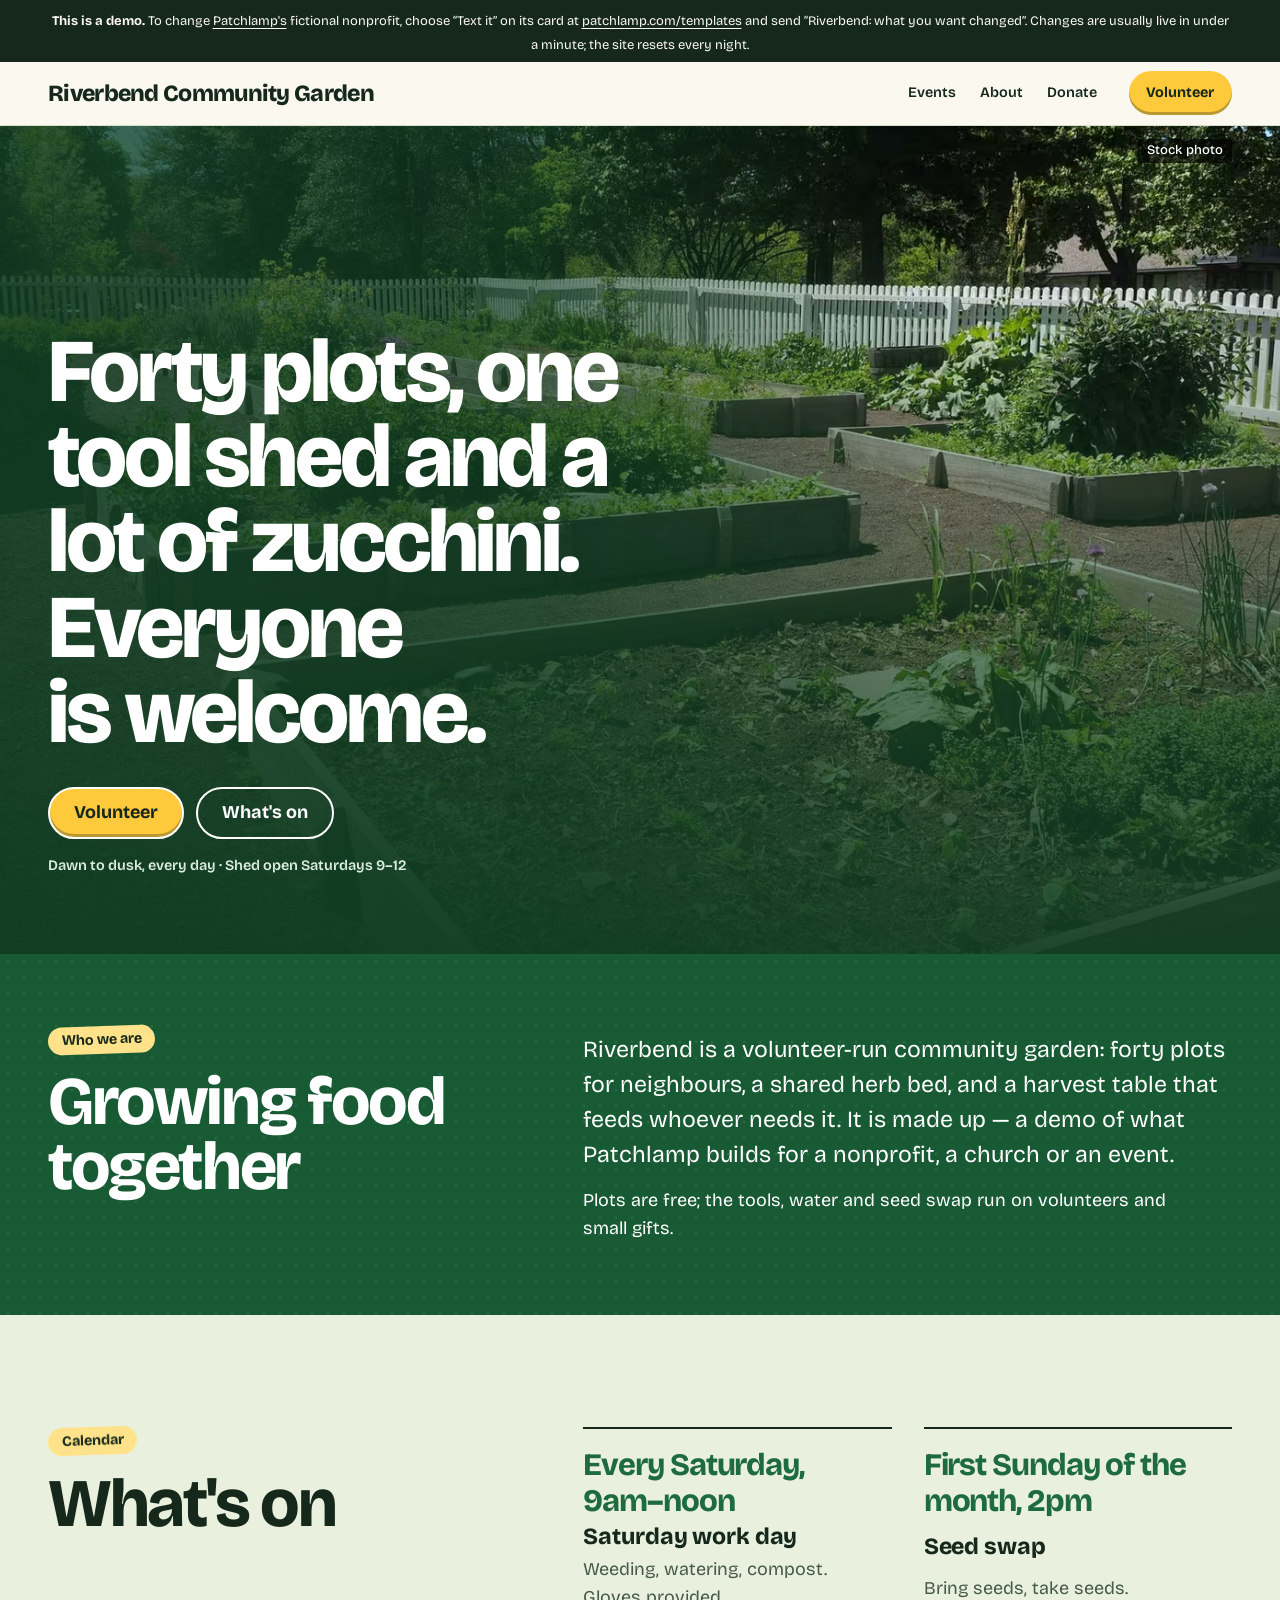
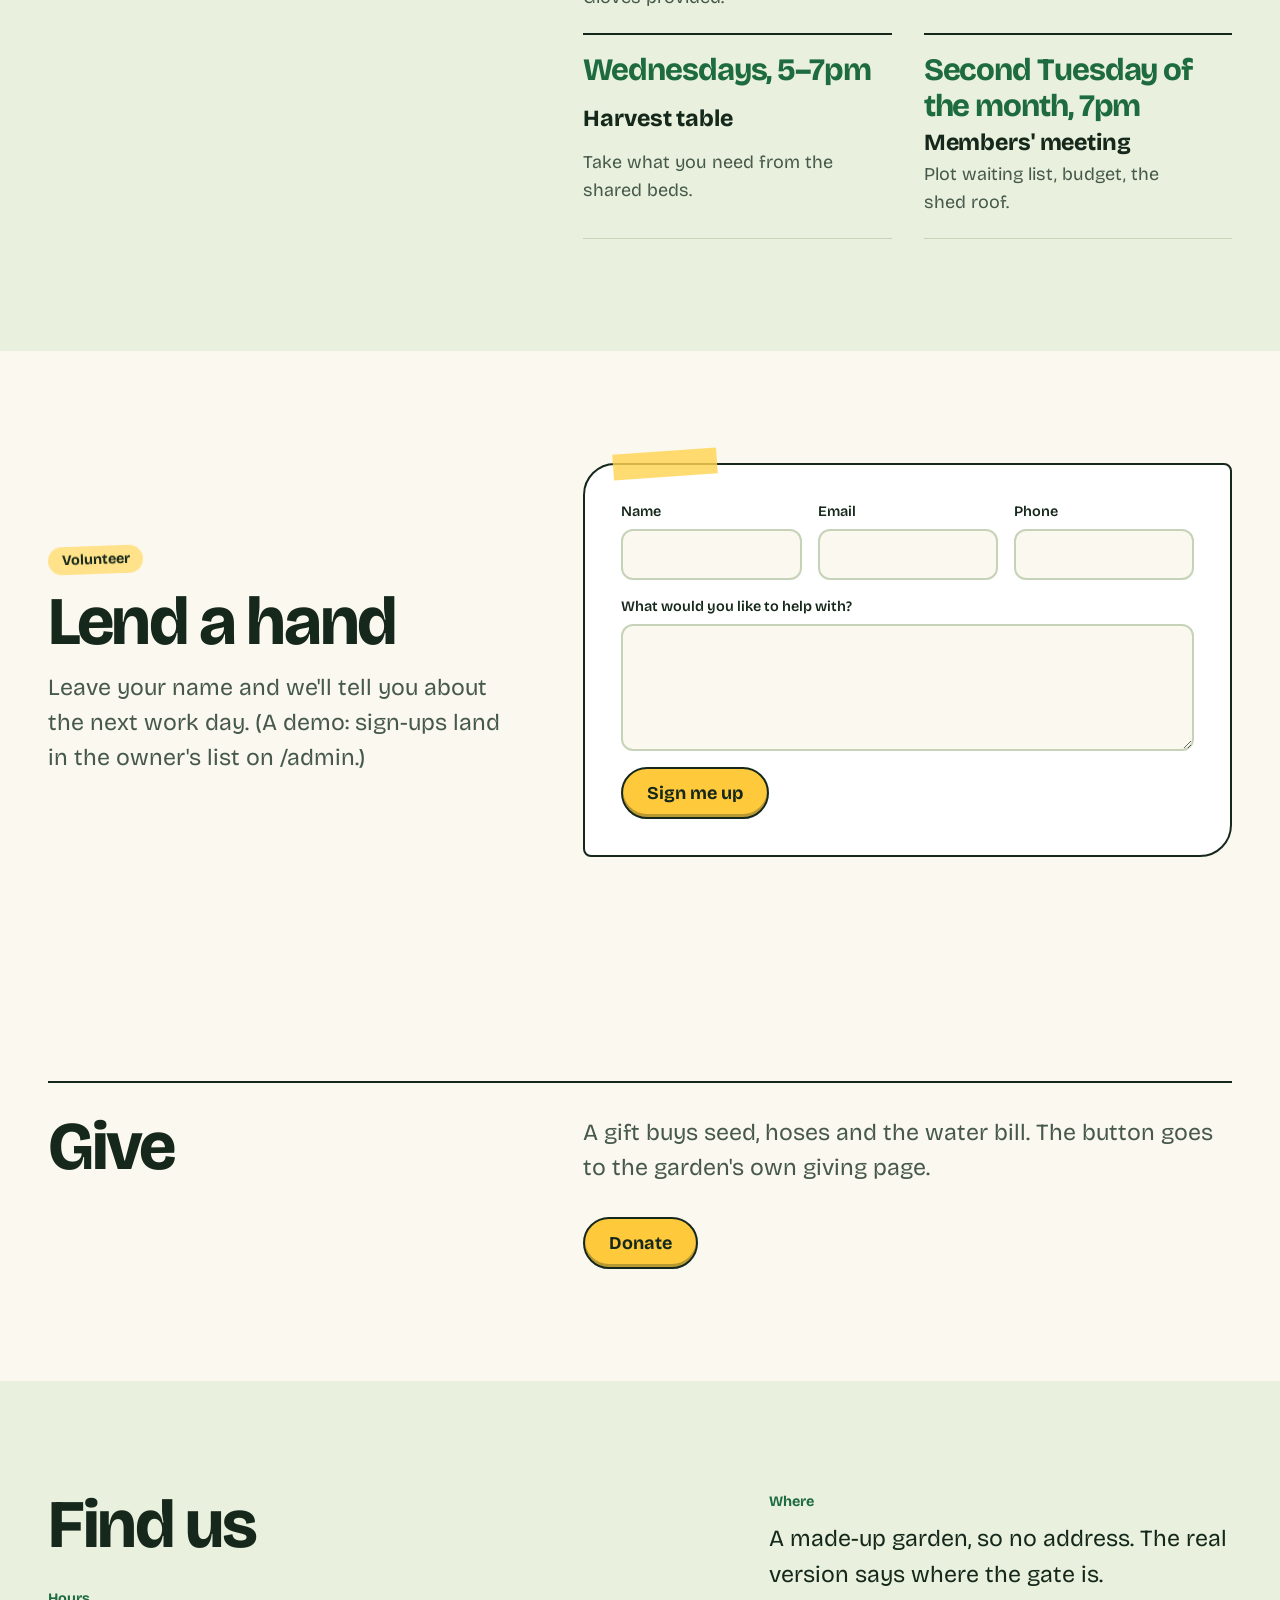
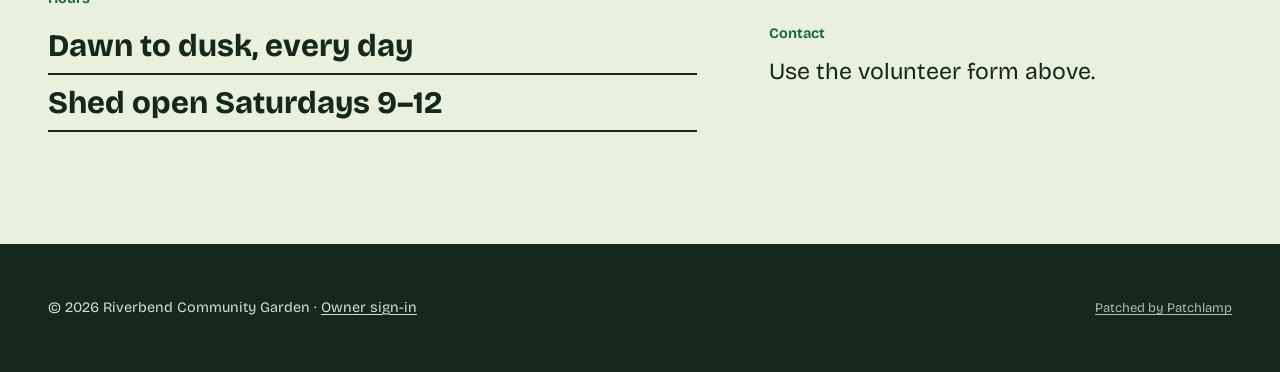
<file: index.html>
<!DOCTYPE html>
<html lang="en">
<head>
  <meta charset="utf-8">
  <meta name="viewport" content="width=device-width, initial-scale=1">
  <title>Riverbend Community Garden — Patchlamp's nonprofit demo</title>
  <meta name="description" content="Riverbend Community Garden is Patchlamp's demo nonprofit: events, volunteers and a donate link, changed by text. Not a real garden.">
  <meta name="robots" content="noindex">
  <!-- The pages are rendered from site.json by `site render` (lib/sitegen.py): change site.json, never this file. -->
  <link rel="stylesheet" href="css/style.css">
  <link rel="stylesheet" href="css/look.css">
  <script src="js/motion.js" defer></script>
</head>
<body class="page-home">
  <p class="demo-bar">
    <strong>This is a demo.</strong> To change <a href="https://patchlamp.com/">Patchlamp's</a>
    fictional nonprofit, choose “Text it” on its card at
    <a href="https://patchlamp.com/templates">patchlamp.com/templates</a> and send “Riverbend: what you want changed”.
    Changes are usually live in under a minute; the site resets every night.
  </p>

  <header class="site-header">
    <a class="wordmark" href="index.html">Riverbend Community Garden</a>
    <nav class="site-nav" aria-label="Site">
      <a href="index.html#events">Events</a>
      <a href="index.html#about">About</a>
      <a href="donate.html">Donate</a>
    </nav>
    <a class="header-cta" href="#signup"><span class="cta-full">Volunteer</span><span class="cta-short">Volunteer</span></a>
  </header>

  <main id="top">
    <section class="hero-block hero--full-dark has-image" id="hero">
      <figure class="hero-media">
        <picture><source type="image/avif" srcset="images/hero-37487180-800.avif 800w, images/hero-37487180-1600.avif 1600w" sizes="100vw"><source type="image/webp" srcset="images/hero-37487180-800.webp 800w, images/hero-37487180-1600.webp 1600w" sizes="100vw"><img src="images/hero-37487180-1600.jpg" srcset="images/hero-37487180-800.jpg 800w, images/hero-37487180-1600.jpg 1600w" sizes="100vw" width="1600" height="900" alt="Vibrant community garden with raised beds on a sunny day in Washington Crossing, Pennsylvania." loading="eager" fetchpriority="high" decoding="async"></picture><span class="img-label">Stock photo</span>
      </figure>
      <div class="hero-copy">
        <h1 class="hero-heading">Forty plots, one tool shed and a lot of zucchini. Everyone is welcome.</h1>
        <div class="hero-actions">
          <a class="btn btn-primary" href="#signup">Volunteer</a>
          <a class="btn btn-secondary" href="#events">What's on</a>
        </div>
        <p class="hero-note">Dawn to dusk, every day · Shed open Saturdays 9–12</p>
      </div>
    </section>
    <section class="section about about--band band" id="about">
      <div class="section-inner">
        <div class="about-grid">
          <div class="about-copy">
            <div class="about-head">
              <p class="kicker">Who we are</p>
              <h2>Growing food together</h2>
            </div>
            <div class="about-body">
              <p class="lede">Riverbend is a volunteer-run community garden: forty plots for neighbours, a shared herb bed, and a harvest table that feeds whoever needs it. It is made up — a demo of what Patchlamp builds for a nonprofit, a church or an event.</p>
              <p class="">Plots are free; the tools, water and seed swap run on volunteers and small gifts.</p>
            </div>
          </div>
        </div>
      </div>
    </section>
    <section class="section events events--agenda alt" id="events">
      <div class="section-inner">
        <div class="section-head">
          <p class="kicker">Calendar</p>
          <h2>What's on</h2>
        </div>
        <ul class="event-list">
          <li data-reveal>
            <p class="event-when">Every Saturday, 9am–noon</p>
            <h3>Saturday work day</h3>
            <p class="event-text">Weeding, watering, compost. Gloves provided.</p>
          </li>
          <li data-reveal>
            <p class="event-when">First Sunday of the month, 2pm</p>
            <h3>Seed swap</h3>
            <p class="event-text">Bring seeds, take seeds.</p>
          </li>
          <li data-reveal>
            <p class="event-when">Wednesdays, 5–7pm</p>
            <h3>Harvest table</h3>
            <p class="event-text">Take what you need from the shared beds.</p>
          </li>
          <li data-reveal>
            <p class="event-when">Second Tuesday of the month, 7pm</p>
            <h3>Members' meeting</h3>
            <p class="event-text">Plot waiting list, budget, the shed roof.</p>
          </li>
        </ul>
      </div>
    </section>
    <section class="section signup signup--card" id="signup">
      <div class="section-inner">
        <div class="form-grid">
          <div class="section-head">
            <p class="kicker">Volunteer</p>
            <h2>Lend a hand</h2>
            <p class="lede">Leave your name and we'll tell you about the next work day. (A demo: sign-ups land in the owner's list on /admin.)</p>
          </div>
          <div class="form-card" data-reveal>
            <form class="site-form" id="form" action="/api/submissions" method="post">
              <input type="hidden" name="_form" value="volunteer">
              <fieldset class="form-fields">
                <div class="field-row">
                  <label>Name <input name="name" required autocomplete="name"></label>
                  <label>Email <input name="email" type="email" required autocomplete="email"></label>
                  <label>Phone <input name="phone" type="tel" autocomplete="tel"></label>
                </div>
                <label>What would you like to help with? <textarea name="message" rows="4" required></textarea></label>
                <input name="website" type="text" tabindex="-1" autocomplete="off" aria-hidden="true" style="position:absolute;left:-9999px">
                <button class="btn btn-primary" type="submit">Sign me up</button>
              </fieldset>
              <p class="form-thanks" hidden>Thanks for signing up — we'll be in touch.</p>
              <p class="form-sorry" hidden>That didn't go through. Please try again, or call us.</p>
              <script>
                (function () {
                  var f = document.getElementById("form"), q = location.search;
                  if (/[?&]sent=0/.test(q) && location.hash === "#form") f.querySelector(".form-sorry").hidden = false;
                  else if (/[?&]sent=/.test(q)) f.querySelector(".form-thanks").hidden = false;
                })();
              </script>
            </form>
          </div>
        </div>
      </div>
    </section>
    <section class="section donate donate--split" id="donate">
      <div class="section-inner">
        <div class="donate-grid" data-reveal>
          <div class="section-head">
            <h2>Give</h2>
          </div>
          <div class="donate-copy">
            <p class="lede">A gift buys seed, hoses and the water bill. The button goes to the garden's own giving page.</p>
            <div class="action-row">
              <a class="btn btn-primary" href="donate.html">Donate</a>
            </div>
          </div>
        </div>
      </div>
    </section>
    <section class="section details details--table alt" id="details">
      <div class="section-inner">
        <div class="details-grid">
          <div class="details-hours">
            <h2>Find us</h2>
            <h3 class="details-label">Hours</h3>
            <ul class="hours hours-table">
              <li>Dawn to dusk, every day</li>
              <li>Shed open Saturdays 9–12</li>
            </ul>
          </div>
          <div class="details-side">
            <h3 class="details-label">Where</h3>
            <p>A made-up garden, so no address. The real version says where the gate is.</p>
            <h3 class="details-label">Contact</h3>
            <p>Use the volunteer form above.</p>
          </div>
        </div>
      </div>
    </section>

  </main>

  <footer class="site-footer">
    <p class="copyright">&copy; 2026 Riverbend Community Garden · <a href="/admin">Owner sign-in</a></p>
    <p class="patchlamp-badge"><a href="https://patchlamp.com/for/nonprofits?from=badge" rel="noopener">Patched by Patchlamp</a></p>
    <script src="https://patchlamp.com/s/site-chat.js" data-site="demo-nonprofit" crossorigin="anonymous" defer></script>
    <script src="https://patchlamp.com/hit.js" data-site="demo-nonprofit" crossorigin="anonymous" defer></script>
  </footer>
</body>
</html>
</file>
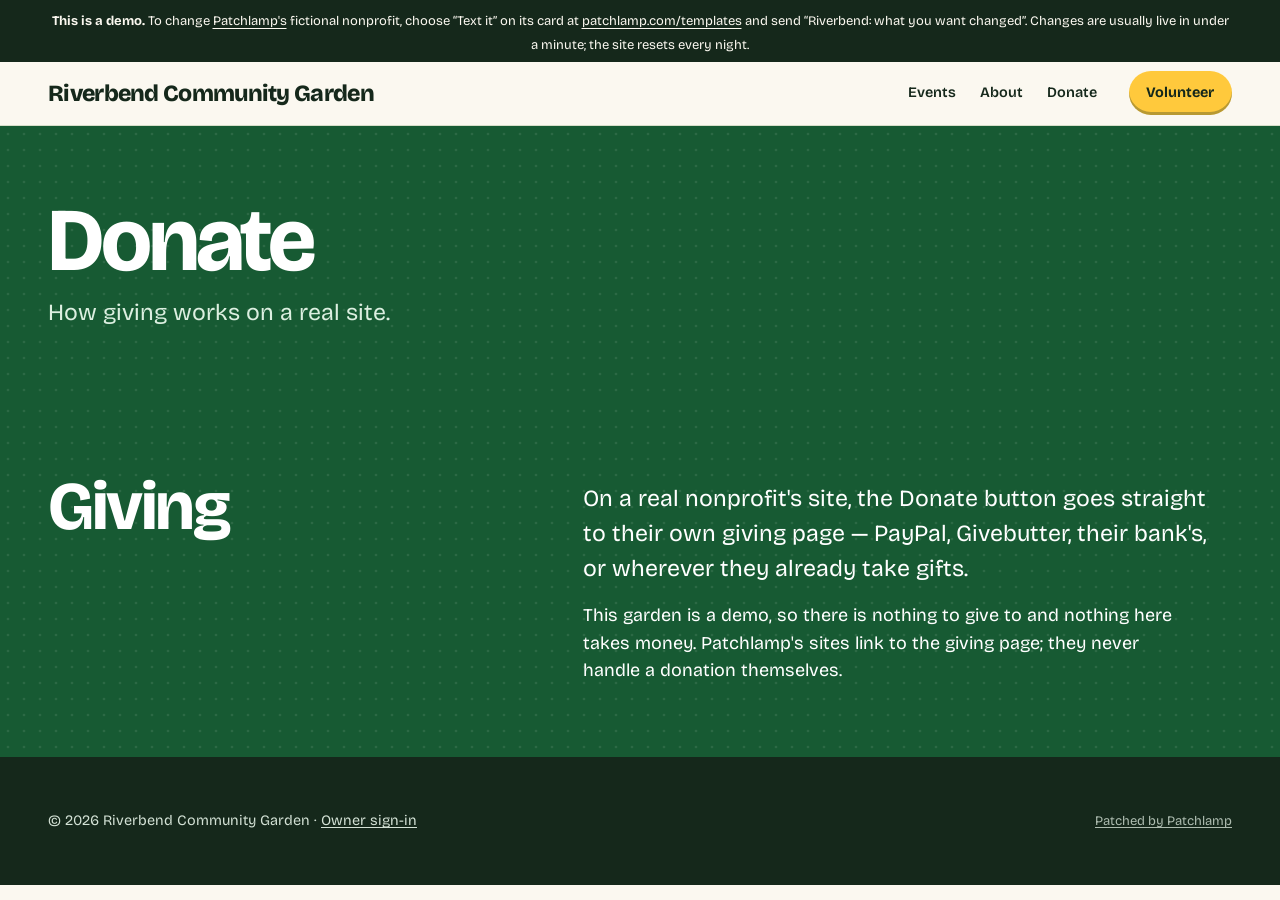
<file: donate.html>
<!DOCTYPE html>
<html lang="en">
<head>
  <meta charset="utf-8">
  <meta name="viewport" content="width=device-width, initial-scale=1">
  <title>Donate — Riverbend Community Garden</title>
  <meta name="description" content="Riverbend Community Garden is Patchlamp's demo nonprofit: events, volunteers and a donate link, changed by text. Not a real garden.">
  <meta name="robots" content="noindex">
  <!-- The pages are rendered from site.json by `site render` (lib/sitegen.py): change site.json, never this file. -->
  <link rel="stylesheet" href="css/style.css">
  <link rel="stylesheet" href="css/look.css">
  <script src="js/motion.js" defer></script>
</head>
<body class="page-donate">
  <p class="demo-bar">
    <strong>This is a demo.</strong> To change <a href="https://patchlamp.com/">Patchlamp's</a>
    fictional nonprofit, choose “Text it” on its card at
    <a href="https://patchlamp.com/templates">patchlamp.com/templates</a> and send “Riverbend: what you want changed”.
    Changes are usually live in under a minute; the site resets every night.
  </p>

  <header class="site-header">
    <a class="wordmark" href="index.html">Riverbend Community Garden</a>
    <nav class="site-nav" aria-label="Site">
      <a href="index.html#events">Events</a>
      <a href="index.html#about">About</a>
      <a href="donate.html">Donate</a>
    </nav>
    <a class="header-cta" href="#signup"><span class="cta-full">Volunteer</span><span class="cta-short">Volunteer</span></a>
  </header>

  <main id="top">
    <section class="page-head">
      <div class="section-inner">
        <h1>Donate</h1>
        <p>How giving works on a real site.</p>
      </div>
    </section>
    <section class="section about about--band band" id="about">
      <div class="section-inner">
        <div class="about-grid">
          <div class="about-copy">
            <div class="about-head">
              <h2>Giving</h2>
            </div>
            <div class="about-body">
              <p class="lede">On a real nonprofit's site, the Donate button goes straight to their own giving page — PayPal, Givebutter, their bank's, or wherever they already take gifts.</p>
              <p class="">This garden is a demo, so there is nothing to give to and nothing here takes money. Patchlamp's sites link to the giving page; they never handle a donation themselves.</p>
            </div>
          </div>
        </div>
      </div>
    </section>

  </main>

  <footer class="site-footer">
    <p class="copyright">&copy; 2026 Riverbend Community Garden · <a href="/admin">Owner sign-in</a></p>
    <p class="patchlamp-badge"><a href="https://patchlamp.com/for/nonprofits?from=badge" rel="noopener">Patched by Patchlamp</a></p>
    <script src="https://patchlamp.com/s/site-chat.js" data-site="demo-nonprofit" crossorigin="anonymous" defer></script>
    <script src="https://patchlamp.com/hit.js" data-site="demo-nonprofit" crossorigin="anonymous" defer></script>
  </footer>
</body>
</html>
</file>
<file: css/style.css>
/* ==========================================================================
   base.css: the stylesheet every rendered site shares (B255, plans/83).
   Rendered as css/style.css. It has three readers:
   1. every page of a rendered site, followed by css/look.css (a look's
      tokens and its short list of rules) and css/custom.css when a site has one;
   2. the Functions pages (/admin, estimates, invoices, signing, /book/manage),
      which load this file and read the tokens marked "Functions" below, so
      those names stay, whatever else changes;
   3. the section variants in _sections/: their layouts live here, so any
      look can wear any variant.
   How the file works: components read tokens and never a literal colour or
   font; a look changes tokens and owns a few rules; a dark or coloured ground
   (.band, the dark heroes, the accent cards) re-sets --ink, --ink-dim and
   --accent-text for what sits inside it, so the components need no dark copy.
   Nothing is ever at opacity 0. Motion is opt-in: js/motion.js sets
   html.motion only under prefers-reduced-motion: no-preference, and a reveal
   starts from a visible state, so a still frame (a screenshot, a link
   preview, the judge) always reads whole. templates/sites/DESIGN.md is the
   standard this file serves.
   ========================================================================== */

:root {
  /* --- Colour roles ------------------------------------------------------ */
  --bg: #f7f8f8;              /* page ground */
  --bg-raised: #ffffff;       /* cards, inputs (Functions) */
  --bg-alt: #edf1f2;          /* the alternate section ground */
  --bg-line: #d3dce0;         /* hairlines, input borders (Functions) */
  --ink: #15212a;             /* body text (Functions) */
  --ink-dim: #4f5f68;         /* secondary text, at least 4.5:1 on --bg (Functions) */
  --accent: #1d6f8c;          /* fills: buttons, the checked slot, focus (Functions) */
  --accent-strong: #155468;   /* hover on a fill */
  --accent-dim: var(--accent-strong);  /* the B64 name for the hover colour */
  --accent-ink: #ffffff;      /* text on --accent */
  --accent-text: var(--accent);        /* the accent as small text on --bg; a look with a loud accent darkens it */
  --link-hover: var(--accent-strong);
  --focus: var(--accent);
  --band: #10293a;            /* the one dark ground */
  --band-ink: #f1f6f8;
  --band-dim: #b4c7d0;
  --band-accent: #86d0e6;
  --hero-ground: var(--band); /* the hero's ground for split and typographic */
  --hero-ink: var(--band-ink);
  --hero-dim: var(--band-dim);
  --hero-accent: var(--band-accent);
  --hero-scrim: var(--band);  /* what a photo darkens to under text */
  --proof-bg: var(--bg-alt);
  --proof-ink: var(--ink);
  --proof-mark: var(--accent);
  --footer-bg: var(--ink);
  --footer-ink: color-mix(in srgb, var(--bg) 82%, var(--ink));
  --sorry-bg: #fbe9e7;
  --sorry-ink: #7a1f12;
  --photo-filter: none;       /* the look's grade, until img treat grades the files themselves */
  --texture: none;            /* a band's texture: a background-image the look sets */

  /* --- Type ------------------------------------------------------------- */
  --font-display: Georgia, "Times New Roman", serif;                    /* Functions */
  --font-text: system-ui, -apple-system, "Segoe UI", Helvetica, Arial, sans-serif;
  --font-body: var(--font-text);       /* the B64 name; the Functions pages read it */
  --font-kicker: var(--font-text);
  --font-button: var(--font-text);
  --display-weight: 400;      /* the hero heading */
  --heading-weight: var(--display-weight);
  --display-tracking: -0.02em;
  --display-leading: 1.02;
  --display-case: none;
  --kicker-case: uppercase;
  --kicker-tracking: 0.14em;
  --kicker-weight: 600;
  --kicker-size: var(--step--2);
  --button-weight: 650;
  --button-case: none;
  --button-tracking: 0;
  --text-size: 1.0625rem;
  --text-leading: 1.65;
  /* The scale. Every font-size in this file and in a look is one of these, so
     the design gate can check sizes against it. --step-0 is body text. */
  --step--2: 0.8125rem;
  --step--1: clamp(0.84rem, 0.82rem + 0.1vw, 0.9rem);
  --step-0: var(--text-size);
  --step-1: clamp(1.2rem, 1.1rem + 0.45vw, 1.45rem);
  --step-2: clamp(1.45rem, 1.25rem + 0.9vw, 1.95rem);
  --step-3: clamp(2rem, 1.5rem + 2.2vw, 3.25rem);
  --step-4: clamp(2.4rem, 1.7rem + 3.2vw, 4.25rem);
  --step-5: clamp(2.75rem, 1.6rem + 5vw, 6rem);       /* the hero: 44px on a phone, 96px wide */
  --step-6: clamp(3.25rem, 1.4rem + 8vw, 8.5rem);     /* the typographic hero, which has no photo to carry it */
  --measure: 34em;            /* Functions */

  /* --- Space ------------------------------------------------------------ */
  --space: 1rem;              /* Functions */
  --space-half: 0.5rem;
  --space-2: 2rem;
  --space-3: 3rem;
  --space-4: 4.5rem;
  --space-5: clamp(4rem, 3rem + 5vw, 8rem);
  --space-lg: 2.5rem;         /* the B64 name; the Functions pages read it */
  --space-xl: var(--space-5);
  --section-pad: var(--space-5);
  --page-pad: clamp(1rem, 4vw, 3rem);   /* Functions */
  --content: 74rem;
  --wide: var(--content);

  /* --- Shape, depth ----------------------------------------------------- */
  --radius: 6px;              /* inputs, tiles */
  --radius-card: 10px;
  --radius-btn: 6px;
  --radius-media: 6px;
  --rule-strong: 1px solid var(--ink);
  --shadow-1: 0 1px 2px rgb(15 30 40 / 0.06), 0 2px 8px rgb(15 30 40 / 0.05);
  --shadow-2: 0 2px 6px rgb(15 30 40 / 0.06), 0 18px 40px -12px rgb(15 30 40 / 0.22);
  --shadow: var(--shadow-2);  /* the B64 name */

  /* --- Motion (read only under html.motion and no-preference) ----------- */
  --dur-1: 160ms;             /* hover, press */
  --dur-2: 420ms;             /* a state change */
  --dur-3: 900ms;             /* a reveal */
  --dur-moment: 1600ms;       /* a look's one hero moment */
  --ease: cubic-bezier(0.2, 0.7, 0.2, 1);
  --ease-in-out: cubic-bezier(0.65, 0, 0.35, 1);
  --lift: -3px;
  --reveal-from: 0.55;        /* never 0: a still frame must read whole */
  --reveal-shift: 10px;
  --reveal-stagger: 70ms;
}

/* --- Base ------------------------------------------------------------------ */
*, *::before, *::after { box-sizing: border-box; }
* { margin: 0; padding: 0; }
html { -webkit-text-size-adjust: 100%; text-size-adjust: 100%; scroll-padding-top: 5.5rem; }
body {
  background: var(--bg); color: var(--ink);
  font-family: var(--font-text); font-size: var(--step-0); line-height: var(--text-leading);
  -webkit-font-smoothing: antialiased; text-rendering: optimizeLegibility; font-kerning: normal;
  font-synthesis: weight;   /* never a browser-slanted italic or scaled small caps: a look that wants one ships the face */
  overflow-x: clip;
}
img, svg, video { display: block; max-width: 100%; height: auto; }
picture { display: contents; }
h1, h2, h3, h4 {
  font-family: var(--font-display); font-weight: var(--heading-weight);
  letter-spacing: var(--display-tracking); line-height: 1.1; text-transform: var(--display-case);
  text-wrap: balance;
}
h1, h2 { font-size: var(--step-4); line-height: var(--display-leading); }
h3 { font-size: var(--step-1); line-height: 1.2; letter-spacing: -0.005em; }
p { max-width: var(--measure); text-wrap: pretty; }
a { color: var(--accent-text); text-underline-offset: 0.2em; text-decoration-thickness: 1px; }
a:hover { color: var(--link-hover); text-decoration-thickness: 2px; }
.muted { color: var(--ink-dim); }
.visually-hidden { position: absolute; width: 1px; height: 1px; overflow: hidden; clip-path: inset(50%); white-space: nowrap; }
:focus-visible { outline: 3px solid var(--focus); outline-offset: 3px; border-radius: 2px; }
::selection { background: var(--accent); color: var(--accent-ink); }

/* Grounds that change the ink: everything inside reads these instead, the surfaces (--bg, --bg-raised,
   --bg-alt) as well as the text, so a form card, a tile or an input inside a band is a lifted tone of the
   band with light text, never a light card with light text. */
.band, .hero--full-dark {
  background-color: var(--band); background-image: var(--texture); color: var(--band-ink);
  --ink: var(--band-ink); --ink-dim: var(--band-dim); --accent-text: var(--band-accent);
  --link-hover: var(--band-ink); --focus: var(--band-accent);
  --bg: color-mix(in srgb, var(--band-ink) 6%, var(--band));
  --bg-alt: var(--bg);
  --bg-raised: color-mix(in srgb, var(--band-ink) 11%, var(--band));
  --bg-line: color-mix(in srgb, var(--band-ink) 24%, transparent);
  --rule-strong: 1px solid color-mix(in srgb, var(--band-ink) 45%, transparent);
}
.hero--split, .hero--typographic {
  background-color: var(--hero-ground); color: var(--hero-ink);
  --ink: var(--hero-ink); --ink-dim: var(--hero-dim); --accent-text: var(--hero-accent);
  --link-hover: var(--hero-ink); --focus: var(--hero-accent);
  --bg: color-mix(in srgb, var(--hero-ink) 6%, var(--hero-ground));
  --bg-alt: var(--bg);
  --bg-raised: color-mix(in srgb, var(--hero-ink) 11%, var(--hero-ground));
  --bg-line: color-mix(in srgb, var(--hero-ink) 24%, transparent);
}
.contact-card, .cta--band, .donate--band {
  background: var(--accent); color: var(--accent-ink);
  /* 90% and a 10% lift: at 82% and 14% the dim text failed AA on its own raised tile in three looks (B256) */
  --ink: var(--accent-ink); --ink-dim: color-mix(in srgb, var(--accent-ink) 90%, var(--accent));
  --accent-text: var(--accent-ink); --link-hover: var(--accent-ink); --focus: var(--accent-ink);
  --bg: color-mix(in srgb, var(--accent-ink) 8%, var(--accent));
  --bg-alt: var(--bg);
  --bg-raised: color-mix(in srgb, var(--accent-ink) 10%, var(--accent));
  --bg-line: color-mix(in srgb, var(--accent-ink) 30%, transparent);
}

/* --- The demo and preview bar ------------------------------------------- */
.demo-bar {
  max-width: none; margin: 0; padding: 0.45rem var(--page-pad);
  background: var(--ink); color: var(--bg); font-size: var(--step--2); line-height: 1.45; text-align: center;
}
.demo-bar a { color: inherit; display: inline-block; padding-block: 0.3rem; }

/* --- Header: the name, the sections, the one way to reach them ------------ */
.site-header {
  position: sticky; top: 0; z-index: 20;
  display: flex; align-items: center; gap: var(--space) var(--space-2);
  padding: 0.6rem var(--page-pad);
  background: color-mix(in srgb, var(--bg) 93%, transparent); color: var(--ink);
  -webkit-backdrop-filter: saturate(1.4) blur(10px); backdrop-filter: saturate(1.4) blur(10px);
  border-bottom: 1px solid color-mix(in srgb, var(--bg-line) 70%, transparent);
}
.wordmark {
  display: inline-flex; align-items: center; gap: 0.45rem; margin-right: auto; min-height: 44px; min-width: 0;
  font-family: var(--font-display); font-size: var(--step-1); font-weight: var(--heading-weight);
  letter-spacing: -0.01em; line-height: 1.05; text-transform: var(--display-case);
  color: inherit; text-decoration: none;
}
.wordmark:hover { color: inherit; text-decoration: none; }
.wordmark-sub { color: var(--accent-text); }
.site-nav { display: flex; gap: 0.25rem 1.5rem; }
.site-nav a {
  display: inline-flex; align-items: center; min-height: 44px;
  color: inherit; text-decoration: none; font-size: var(--step--1); font-weight: 600;
}
.site-nav a:hover, .site-nav a[aria-current="page"] { color: var(--accent-text); }
.header-cta {
  display: inline-flex; align-items: center; flex: none; min-height: 44px; padding: 0.5rem 1.1rem;
  background: var(--accent); color: var(--accent-ink); border-radius: var(--radius-btn);
  font-family: var(--font-button); font-size: var(--step--1); font-weight: var(--button-weight);
  letter-spacing: var(--button-tracking); text-transform: var(--button-case); text-decoration: none; white-space: nowrap;
}
.header-cta:hover { background: var(--accent-strong); color: var(--accent-ink); text-decoration: none; }
.header-cta .cta-short { display: none; }
@media (max-width: 56em) { .site-nav { display: none; } }   /* one scroll on a phone; the call button stays */
@media (max-width: 30em) {
  .site-header { gap: var(--space); }
  .header-cta .cta-full { display: none; }
  .header-cta .cta-short { display: inline; }
}

/* --- Buttons (.button: the B64 class the pasted collection blocks use) ---- */
.btn, .button {
  display: inline-flex; align-items: center; justify-content: center; gap: 0.5rem;
  min-height: 3.25rem; padding: 0.7rem 1.5rem;
  font-family: var(--font-button); font-size: var(--step-0); font-weight: var(--button-weight); line-height: 1.15;
  letter-spacing: var(--button-tracking); text-transform: var(--button-case); text-align: center; text-decoration: none;
  cursor: pointer; border: 2px solid transparent; border-radius: var(--radius-btn);
}
.btn-primary, .button { background: var(--accent); color: var(--accent-ink); }
.btn-primary:hover, .button:hover { background: var(--accent-strong); color: var(--accent-ink); text-decoration: none; }
.btn-secondary { background: transparent; color: inherit; border-color: color-mix(in srgb, currentColor 55%, transparent); }
.btn-secondary:hover { color: inherit; border-color: currentColor; background: color-mix(in srgb, currentColor 8%, transparent); text-decoration: none; }
.action-row { display: flex; flex-wrap: wrap; align-items: center; gap: 0.75rem; }
@media (max-width: 30em) { .btn, .button { padding-inline: 1.15rem; } }

/* --- Pictures and their labels (a stock or AI picture says so) ----------- */
figure { position: relative; margin: 0; }
figure img { filter: var(--photo-filter); }
.img-label {
  position: absolute; top: 0.6rem; right: 0.6rem; z-index: 2; max-width: calc(100% - 1.2rem);
  padding: 0.2rem 0.55rem; border-radius: 3px; background: rgb(0 0 0 / 0.64); color: #fff;
  font: 500 var(--step--2)/1.35 var(--font-text); letter-spacing: 0.01em; text-transform: none; pointer-events: none;
}

/* --- Hero: shared parts ------------------------------------------------- */
.hero-block { position: relative; isolation: isolate; }
.hero-media { position: relative; margin: 0; overflow: hidden; background-color: var(--band); }
.hero-media img { width: 100%; height: 100%; object-fit: cover; }
.hero-field { background-image: var(--texture); }   /* the colour field a hero shows when there is no photo */
.hero-copy { position: relative; z-index: 1; }
.hero-kicker {
  font: var(--kicker-weight) var(--kicker-size)/1.3 var(--font-kicker);
  text-transform: var(--kicker-case); letter-spacing: var(--kicker-tracking);
  color: var(--accent-text); margin-bottom: var(--space);
}
.hero-heading {
  font-size: var(--step-5); line-height: var(--display-leading); font-weight: var(--display-weight);
  max-width: 13ch; margin-bottom: var(--space);
}
.hero-heading em { font-style: normal; color: var(--accent-text); }
.hero-sub { font-size: var(--step-1); line-height: 1.45; max-width: 30em; color: var(--ink-dim); }
.hero-actions { display: flex; flex-wrap: wrap; gap: 0.75rem; margin-top: var(--space-2); }
.hero-actions:empty { display: none; }
.hero-note { margin-top: var(--space); font-size: var(--step--1); font-weight: 600; color: var(--ink-dim); }
.hero-phone { margin-top: var(--space); }   /* a step under the buttons, so the number reads as its own way in */
.hero-phone a {
  display: inline-block; padding-block: 0.3rem; color: inherit; text-decoration: none;
  font: var(--heading-weight) var(--step-2)/1.1 var(--font-display); letter-spacing: var(--display-tracking);
}

/* hero--band-card: a photo band, the words on a card over its lower edge */
.hero--band-card { background: var(--bg); color: var(--ink); padding-bottom: var(--space-3); }
.hero--band-card .hero-media { height: clamp(12rem, 44vw, 34rem); }
.hero--band-card .hero-copy {
  margin: calc(-1 * clamp(3rem, 9vw, 11rem)) var(--page-pad) 0; max-width: 46rem;
  padding: clamp(1.5rem, 4vw, 3.5rem);
  background: var(--bg-raised); border-radius: var(--radius-card); box-shadow: var(--shadow-2);
}
@media (min-width: 60em) {
  /* wide, the photo runs the hero's full height and the card sits on its lower left, overhanging its foot, so the
     band beside the card is picture rather than an empty strip of page (the B257 judge, ten previews, and B256's
     Apron Strings: "the right half beside the hero card is empty") */
  .hero--band-card { display: grid; padding-bottom: var(--space-4); }
  .hero--band-card > .hero-media, .hero--band-card > .hero-copy { grid-area: 1 / 1; }
  .hero--band-card .hero-media { height: clamp(24rem, 38vw, 32rem); }
  .hero--band-card .hero-copy { align-self: end; width: calc(100% - 2 * var(--page-pad));
    margin: 0 0 calc(-1 * var(--space-3)) max(var(--page-pad), calc((100vw - var(--content)) / 2)); }
  /* the card is a frame of its own: its heading a step under the full-bleed heroes', so the action stays on the
     first desktop screen */
  .hero--band-card .hero-heading { font-size: var(--step-4); max-width: 16ch; }
}

/* hero--split: the words on the hero ground, the photo beside them (under them on a phone) */
.hero--split { display: grid; }
.hero--split .hero-media { order: 2; height: clamp(14rem, 60vw, 24rem); }
.hero--split .hero-copy { padding: var(--space-3) var(--page-pad); }
.hero--split .hero-field { display: none; }
@media (min-width: 56em) {
  .hero--split.has-image { grid-template-columns: minmax(0, 1.05fr) minmax(0, 1fr); min-height: min(86svh, 44rem); }
  .hero--split .hero-media { height: auto; }
  .hero--split .hero-copy {
    align-self: center; width: 100%; max-width: calc(var(--content) + 2 * var(--page-pad)); margin-inline: auto;
    padding: var(--space-4) var(--page-pad);
  }
  .hero--split.has-image .hero-copy { padding-right: var(--space-3); padding-left: max(var(--page-pad), calc((100vw - var(--content)) / 2)); }
}

/* hero--full-dark: the photo full bleed, the words low on a scrim of the band colour */
.hero--full-dark { display: grid; min-height: 30rem; }
@media (min-width: 48em) { .hero--full-dark { min-height: min(92svh, 56rem); } }
.hero--full-dark > .hero-media, .hero--full-dark > .hero-copy { grid-area: 1 / 1; }
/* The scrim is what makes words over any photo readable: behind the heading it is at least about 70% of the
   band colour, which keeps white text above 4.5:1 even over white sky (the design gate samples it). On a phone
   the words fill the hero, so the scrim is one wash: light at the top so the scene shows, about 70% from the
   kicker down through the H1 (5.6:1 on the Juniper pool, 6.1:1 on clear-water's sky, 2026-10-23), and 85% at the
   foot; at 48-95% it read as a dark colour field (the judge, wick-7). Wider, it darkens the left and the bottom. */
.hero--full-dark .hero-media::after {
  content: ""; position: absolute; inset: 0;
  background: linear-gradient(180deg, color-mix(in srgb, var(--hero-scrim) 25%, transparent) 0%,
    color-mix(in srgb, var(--hero-scrim) 70%, transparent) 25%,
    color-mix(in srgb, var(--hero-scrim) 72%, transparent) 60%,
    color-mix(in srgb, var(--hero-scrim) 85%, transparent) 100%);
}
@media (min-width: 48em) {
  .hero--full-dark .hero-media::after {
    background:
      linear-gradient(180deg, transparent 12%, color-mix(in srgb, var(--hero-scrim) 45%, transparent) 45%, color-mix(in srgb, var(--hero-scrim) 94%, transparent) 100%),
      linear-gradient(90deg, color-mix(in srgb, var(--hero-scrim) 82%, transparent), color-mix(in srgb, var(--hero-scrim) 62%, transparent) 42%, transparent 74%);
  }
}
.hero--full-dark .hero-copy {
  align-self: end; width: 100%; max-width: calc(var(--content) + 2 * var(--page-pad)); margin-inline: auto;
  padding: clamp(5rem, 14vw, 8rem) var(--page-pad) clamp(2rem, 6vw, 5.5rem);
}
.hero--full-dark .hero-field::after { content: none; }   /* no photo: the field is the ground, no scrim */
.hero--full-dark .hero-sub { color: color-mix(in srgb, var(--band-ink) 92%, transparent); }
.hero--full-dark .hero-media .img-label { top: 0.8rem; right: var(--page-pad); }

/* hero--typographic: no photo; the heading at the largest step on a colour field */
.hero--typographic { background-image: var(--texture); }
.hero--typographic .hero-copy {
  display: grid; gap: var(--space-2); max-width: calc(var(--content) + 2 * var(--page-pad)); margin-inline: auto;
  padding: clamp(3.5rem, 10vw, 9rem) var(--page-pad) clamp(3rem, 7vw, 6rem);
}
.hero--typographic .hero-kicker { margin: 0; }
.hero--typographic .hero-heading { font-size: var(--step-6); max-width: 14ch; margin: 0; }
.hero--typographic .hero-aside .hero-actions { margin-top: var(--space); }
.hero--typographic .hero-note { margin: 0; padding-top: var(--space); border-top: 1px solid color-mix(in srgb, currentColor 30%, transparent); }
/* Wide, the line and the buttons sit under the heading on its left edge (the eye goes down, not across to a lower
   corner: the B257 judge, ten previews), and the hours note and the phone take the right column beside them. */
@media (min-width: 60em) {
  .hero--typographic .hero-copy { grid-template-columns: minmax(0, 7fr) minmax(0, 5fr); column-gap: var(--space-4); }
  .hero--typographic .hero-kicker, .hero--typographic .hero-heading { grid-column: 1 / -1; }
  .hero--typographic .hero-aside { grid-column: 1; grid-row: 3 / span 2; }
  .hero--typographic .hero-note, .hero--typographic .hero-phone { grid-column: 2; grid-row: 3; align-self: end; }
  .hero--typographic .hero-note + .hero-phone { grid-row: 4; align-self: start; }
}

/* --- Proof: the line under the hero (rating, area, hours) ---------------- */
.proof-list { list-style: none; }
.proof-list li { display: flex; align-items: center; gap: 0.6rem; min-height: 2rem; }
.proof-list a { color: inherit; display: inline-block; padding-block: 0.35rem; }
/* proof--strip: a band of its own colour */
.proof--strip { background: var(--proof-bg); color: var(--proof-ink); }
.proof--strip .proof-list {
  max-width: calc(var(--content) + 2 * var(--page-pad)); margin: 0 auto; padding: 1rem var(--page-pad);
  display: grid; grid-template-columns: repeat(auto-fit, minmax(min(100%, 9.5rem), 1fr)); gap: 0.35rem var(--space-2);
  font-size: var(--step--1); font-weight: 600; line-height: 1.3;
}
.proof--strip li::before { content: ""; flex: none; width: 0.5rem; height: 0.5rem; border-radius: 50%; background: var(--proof-mark); }
@media (max-width: 29.99em) { .proof--strip .proof-list { grid-template-columns: 1fr; } }   /* a phone: one a line, never two and one stranded (the B256 judge) */
@media (min-width: 48em) { .proof--strip .proof-list { grid-template-columns: repeat(auto-fit, minmax(12rem, 1fr)); font-size: var(--step-0); } }
/* proof--inline: one typeset line between rules, on the page ground */
.proof--inline { padding: 0 var(--page-pad); }
.proof--inline .proof-list {
  max-width: var(--content); margin: 0 auto; padding: 0.9rem 0;
  display: flex; flex-wrap: wrap; gap: 0.25rem 1.6rem;
  border-top: var(--rule-strong); border-bottom: 1px solid var(--bg-line); font-size: var(--step-0);
}
.proof--inline li::before { content: var(--proof-glyph, "•"); color: var(--proof-mark); }

/* --- Sections ------------------------------------------------------------ */
.section { padding: var(--section-pad) var(--page-pad); }
.section.alt { background: var(--bg-alt); }
.section-inner { max-width: var(--content); margin: 0 auto; }
.section-head { max-width: 44rem; margin-bottom: var(--space-3); }
.section-head h2 { margin-bottom: var(--space); }
.kicker {
  font: var(--kicker-weight) var(--kicker-size)/1.3 var(--font-kicker);
  text-transform: var(--kicker-case); letter-spacing: var(--kicker-tracking);
  color: var(--accent-text); margin-bottom: var(--space);
}
.lede { font-size: var(--step-1); line-height: 1.5; color: var(--ink-dim); max-width: 30em; }
.section-media { margin: var(--space-2) 0 0; }
.section-media img, .about-media img { width: 100%; aspect-ratio: 3 / 2; object-fit: cover; border-radius: var(--radius-media); }
/* A preview's note on how a section was written (the services' "from the category on their Google listing"): under
   the list, small and quiet, because the first thing a customer reads in the section is the services, not how the
   page was made (the B257 judge, ten previews). */
.preview-caveat {
  margin-top: var(--space-2); padding: 0.1rem 0 0.1rem 0.75rem; border-left: 2px solid var(--bg-line);
  color: var(--ink-dim); font-size: var(--step--2); max-width: 40em;
}

/* --- Services ----------------------------------------------------------- */
.service-list { list-style: none; display: grid; gap: var(--space-2) var(--space-3); }
.service-n {
  font: var(--display-weight) var(--step-3)/0.9 var(--font-display); letter-spacing: -0.03em;
  color: var(--accent-text); font-variant-numeric: lining-nums tabular-nums;
}
.service-list h3 { margin-bottom: 0.35rem; }
.service-list p { color: var(--ink-dim); }
/* services--numerals: an editorial list beside a head that stays in view */
.services--numerals .section-inner { display: grid; gap: var(--space-3); }
.services--numerals .section-head { margin: 0; }
.services--numerals .service-list li { display: grid; grid-template-columns: auto 1fr; column-gap: 1.25rem; align-content: start; }
.services--numerals .service-n { grid-row: span 2; min-width: 2.2ch; }
.services--numerals .service-list h3 { margin-top: 0.2rem; }
@media (min-width: 40em) { .services--numerals .service-list { grid-template-columns: 1fr 1fr; } }
@media (min-width: 60em) {
  .services--numerals .preview-caveat { grid-column: 2; }
  .services--numerals .section-inner { grid-template-columns: 5fr 7fr; align-items: start; column-gap: var(--space-4); }
  .services--numerals .section-head { position: sticky; top: 6rem; }
  .services--numerals .service-list { padding-top: var(--space-half); }
}
/* services--blocks: solid blocks of colour, tiled, the number inside */
.services--blocks .service-list { gap: 4px; grid-template-columns: repeat(auto-fit, minmax(min(100%, 15rem), 1fr)); }
.services--blocks .service-list li { background: var(--bg-raised); padding: 1.5rem 1.5rem 1.75rem; }
.services--blocks.alt .service-list li { background: var(--bg); }
.services--blocks .service-n { display: block; margin-bottom: 0.9rem; }
.services--blocks .section-media img, .services--ruled .section-media img { aspect-ratio: 3 / 1; }
/* services--ruled: an index, a rule above each row, no boxes */
.services--ruled .service-list { gap: 0; }
.services--ruled .service-list li {
  display: grid; grid-template-columns: 3.25rem minmax(0, 1fr); column-gap: var(--space);
  padding: 1.1rem 0 1.5rem; border-top: var(--rule-strong);
}
.services--ruled .service-list li:last-child { border-bottom: 1px solid var(--bg-line); }
.services--ruled .service-n { grid-row: span 2; font-size: var(--step-2); }
@media (min-width: 48em) {
  .services--ruled .service-list li { grid-template-columns: 5rem minmax(0, 1fr) minmax(0, 1.35fr); align-items: baseline; padding: 1.5rem 0; }
  .services--ruled .service-n { grid-row: auto; }
  .services--ruled .service-list h3 { font-size: var(--step-2); margin: 0; }
}

/* --- Area: the towns, as a typeset list ---------------------------------- */
.area--list .section-inner { display: grid; gap: var(--space-2); }
.area--list .section-head { margin: 0; }
.place-list { list-style: none; columns: 2 9rem; column-gap: var(--space-2); }
.place-list li {
  break-inside: avoid; padding: 0.55rem 0; border-bottom: 1px solid var(--bg-line);
  font: var(--heading-weight) var(--step-1)/1.2 var(--font-display); text-transform: var(--display-case);
}
@media (min-width: 60em) {
  .area--list .section-inner { grid-template-columns: 5fr 7fr; column-gap: var(--space-4); align-items: start; }
  .place-list { columns: 3 9rem; }
}

/* --- About -------------------------------------------------------------- */
.about-grid { display: grid; gap: var(--space-3); align-items: center; }
.about-head h2 { margin-bottom: var(--space); }
.about-body p + p { margin-top: var(--space); }
.about-body .lede { color: var(--ink); }
.about-media { margin: 0; }
@media (min-width: 60em) {
  .about-grid.has-image { grid-template-columns: 6fr 5fr; gap: var(--space-4); }
  /* no picture: the heading on the left, the words on the right, so a short about isn't one sentence across an
     empty width (the B257 judge, ten previews) */
  .about-grid:not(.has-image) .about-copy { display: grid; grid-template-columns: 5fr 7fr; column-gap: var(--space-4); align-items: start; }
  .about-grid:not(.has-image) .about-head h2 { margin-bottom: 0; }
  .about-grid:not(.has-image) .about-body { padding-top: 0.4rem; }
}
.about--band .about-media img { box-shadow: 0 30px 60px -24px rgb(0 0 0 / 0.5); }
/* a band with no picture is short: its words, not a tall field of colour */
.about--band:has(.about-grid:not(.has-image)) { padding-block: var(--space-4); }

/* --- Gallery ------------------------------------------------------------ */
.gallery-grid { list-style: none; display: grid; gap: 0.75rem; grid-template-columns: repeat(2, minmax(0, 1fr)); }
.gallery-grid li { position: relative; }
.gallery-grid img { width: 100%; height: 100%; aspect-ratio: 4 / 5; object-fit: cover; border-radius: var(--radius-media); }
/* gallery--grid fills every row whatever the count: on a phone an odd last picture goes full width;
   wider, three columns, the first of 3, 6, 9 … leads two by two, and a leftover one or two widen */
.gallery--grid .gallery-grid li:last-child:nth-child(odd) { grid-column: 1 / -1; }
.gallery--grid .gallery-grid li:last-child:nth-child(odd) img { aspect-ratio: 8 / 5; }
@media (min-width: 48em) {
  .gallery--grid .gallery-grid { grid-template-columns: repeat(3, minmax(0, 1fr)); }
  .gallery--grid .gallery-grid li:last-child:nth-child(odd) { grid-column: auto; }
  .gallery--grid .gallery-grid li:last-child:nth-child(odd) img { aspect-ratio: 4 / 5; }
  .gallery--grid .gallery-grid li:first-child:nth-last-child(3n) { grid-column: span 2; grid-row: span 2; }
  .gallery--grid .gallery-grid li:first-child:nth-last-child(3n) figure { position: absolute; inset: 0; }
  .gallery--grid .gallery-grid li:first-child:nth-last-child(3n) img { aspect-ratio: auto; }
  .gallery--grid .gallery-grid li:last-child:nth-child(3n+1) { grid-column: 1 / -1; }
  .gallery--grid .gallery-grid li:last-child:nth-child(3n+1) img { aspect-ratio: 21 / 9; }
  .gallery--grid .gallery-grid li:last-child:nth-child(3n+2) { grid-column: span 2; }
  .gallery--grid .gallery-grid li:last-child:nth-child(3n+2) img { aspect-ratio: 8 / 5; }
}
/* gallery--strip: one row that scrolls sideways, each picture snapping into place */
.gallery-strip {
  display: flex; overflow-x: auto; overscroll-behavior-x: contain; scroll-snap-type: x mandatory;
  margin-inline: calc(-1 * var(--page-pad)); padding: 0 var(--page-pad) 0.75rem; scroll-padding-inline: var(--page-pad);
  scrollbar-width: thin; scrollbar-color: var(--bg-line) transparent;
}
.gallery-strip li { flex: 0 0 min(78vw, 24rem); scroll-snap-align: start; }
.gallery-caption { margin-top: 0.5rem; font-size: var(--step--1); color: var(--ink-dim); }   /* an image's own caption, when site.json gives one */
@media (min-width: 48em) {
  .gallery--grid .gallery-grid li:first-child:nth-last-child(3n) figure { display: flex; flex-direction: column; }
  .gallery--grid .gallery-grid li:first-child:nth-last-child(3n) picture { display: block; flex: 1; min-height: 0; }
}
.gallery-more { margin-top: var(--space-2); }
.gallery-more a { display: inline-block; padding: 0.4rem 0; font-weight: 600; }
.gallery-empty { color: var(--ink-dim); }

/* --- Forms ---------------------------------------------------------------- */
.form-grid { display: grid; gap: var(--space-2); align-items: start; }
.form-grid .section-head { margin: 0; }
@media (min-width: 60em) {
  .form-grid { grid-template-columns: 5fr 7fr; gap: var(--space-4); }
  .form-grid .section-head { position: sticky; top: 6rem; }
  /* a short form sits level with its heading and keeps its fields on one row, so neither column is left with an
     empty half (the booking calendar is tall, and keeps its heading in view instead) */
  :is(.quote--card, .signup--card) .form-grid { align-items: center; }
  :is(.quote--card, .signup--card) .form-grid .section-head { position: static; }
  :is(.quote--card, .signup--card) .field-row { grid-template-columns: repeat(3, minmax(0, 1fr)); }
  :is(.quote--card, .signup--card) .field-row label:last-child:nth-child(odd) { grid-column: auto; }
}
.form-card {
  position: relative; background: var(--bg-raised); color: var(--ink);
  border-radius: var(--radius-card); box-shadow: var(--shadow-2); padding: clamp(1.25rem, 3vw, 2.25rem);
}
.site-form { position: relative; display: grid; gap: 1rem; min-width: 0; }
.form-fields { border: 0; display: grid; gap: 1rem; min-width: 0; }
/* A preview's form is shown switched off: the fields go quiet and the note says why, but the button keeps its own
   colour, so it reads as the page's action rather than as broken (the B257 judge, ten previews). */
.form-fields[disabled] :is(label, .booking-slots, .field-row) { opacity: 0.62; }
.form-fields[disabled] .btn { cursor: not-allowed; }
.site-form label { display: grid; gap: 0.35rem; font-size: var(--step--1); font-weight: 600; }
.field-row { display: grid; gap: 1rem; }
@media (min-width: 40em) {
  .field-row { grid-template-columns: 1fr 1fr; }
  .field-row label:last-child:nth-child(odd) { grid-column: 1 / -1; }
}
.site-form input:not([type=radio]):not([type=checkbox]), .site-form textarea, .site-form select {
  width: 100%; min-height: 48px; padding: 0.7rem 0.85rem;
  font: 400 var(--step-0)/1.4 var(--font-text); color: var(--ink);
  background: var(--bg); border: 1px solid var(--bg-line); border-radius: var(--radius);
}
.site-form textarea { resize: vertical; }
.site-form input:not([type=radio]):not([type=checkbox]):focus-visible, .site-form :is(textarea, select):focus-visible {
  outline-offset: 0; border-color: var(--accent);
}
.site-form .btn, .site-form .button { justify-self: start; }
.form-off-note {
  padding: 0.75rem 1rem; border: 1px dashed var(--ink-dim); border-radius: var(--radius);
  background: var(--bg); font-size: var(--step--1); font-weight: 600;
}
.form-thanks, .form-sorry { padding: 0.8rem 1rem; border-radius: var(--radius); font-weight: 600; }
.form-thanks { background: color-mix(in srgb, var(--accent) 12%, var(--bg-raised)); }
.form-sorry { background: var(--sorry-bg); color: var(--sorry-ink); }
.contact-lines { list-style: none; display: grid; gap: 0.2rem; margin-top: var(--space); }
.contact-lines a { display: inline-block; padding-block: 0.3rem; font-weight: 600; }
.form-grid .section-media img { aspect-ratio: 4 / 3; }
@media (max-width: 59.99em) { .quote .section-media { display: none; } }   /* on a phone the form matters more */

/* --- Booking: one radio group named slot ---------------------------------- */
.booking-slots { border: 0; display: grid; gap: 0.9rem; min-width: 0; }
.booking-slots legend {
  padding: 0; margin-bottom: 0.75rem;
  font: var(--heading-weight) var(--step-2)/1.15 var(--font-display); letter-spacing: var(--display-tracking); text-transform: var(--display-case);
}
[data-slots] { display: grid; gap: 0.9rem; min-width: 0; }
.booking-slot { cursor: pointer; }
/* the "next available" strip */
.slots-next { display: grid; grid-template-columns: repeat(2, minmax(0, 1fr)); gap: 0.6rem; }
@media (min-width: 40em) { .slots-next { grid-template-columns: repeat(4, minmax(0, 1fr)); } }
.slots-next-label { grid-column: 1 / -1; font-size: var(--step--1); font-weight: 600; color: var(--ink-dim); }
.site-form .slot-tile {
  position: relative; display: grid; gap: 0.1rem; align-content: start; min-height: 5.25rem;
  padding: 0.8rem 0.85rem; font-size: var(--step-0); font-weight: 400;
  background: var(--bg); border: 2px solid var(--bg-line); border-radius: var(--radius);
}
/* the radio is the whole tile: unpainted (no box, no border, never opacity 0), it is the tap target and stays
   in the form and the accessibility tree; the tile shows its checked and focus states */
.slot-tile input { position: absolute; inset: 0; z-index: 1; width: 100%; height: 100%; margin: 0;
  -webkit-appearance: none; appearance: none; background: transparent; border: 0; border-radius: inherit; cursor: pointer; }
.slot-tile input:focus-visible { outline: none; }
.slot-day { font-size: var(--step--1); font-weight: 600; color: var(--ink-dim); }
.slot-time { font: var(--heading-weight) var(--step-1)/1.15 var(--font-display); letter-spacing: -0.01em; text-transform: var(--display-case); white-space: nowrap; }
.slot-note { font-size: var(--step--2); font-weight: 600; color: var(--accent-text); }
.slot-tile:has(input:checked) { border-color: var(--accent); background: color-mix(in srgb, var(--accent) 10%, var(--bg-raised)); }
.slot-tile:has(input:focus-visible) { outline: 3px solid var(--focus); outline-offset: 2px; }
.slots-waiting .slot-tile { min-height: 5.25rem; border: 2px dashed var(--bg-line); border-radius: var(--radius); background: color-mix(in srgb, var(--bg-line) 35%, var(--bg)); }
/* the rest, by day, behind "More times" */
.slots-more { border-top: 1px solid var(--bg-line); padding-top: 0.6rem; }
.slots-more summary { display: flex; align-items: center; gap: 0.35rem; min-height: 44px; cursor: pointer; font-weight: 600; color: var(--accent-text); }
.slots-count { color: var(--ink-dim); font-weight: 400; }
.booking-day { display: flex; flex-wrap: wrap; align-items: center; gap: 0.5rem; margin-top: 0.75rem; }
.booking-date { flex-basis: 100%; font-size: var(--step--1); font-weight: 600; color: var(--ink-dim); }
.site-form .booking-day .booking-slot {
  display: inline-flex; align-items: center; gap: 0.45rem; min-height: 44px; padding: 0.4rem 0.85rem;
  font-size: var(--step-0); font-weight: 400;
  background: var(--bg-raised); border: 1px solid var(--bg-line); border-radius: var(--radius);
}
.booking-day .booking-slot input { width: 1.5rem; height: 1.5rem; margin: 0; accent-color: var(--accent); }   /* 24px: a thumb's minimum */
.booking-day .booking-slot:has(input:checked) { border-color: var(--accent); background: color-mix(in srgb, var(--accent) 10%, var(--bg-raised)); }
/* booking--full: every time by day in columns, the fields beside them */
.booking--full [data-slots] { grid-template-columns: repeat(auto-fill, minmax(min(100%, 11rem), 1fr)); gap: var(--space) var(--space-2); }
.booking--full [data-slots] > p { grid-column: 1 / -1; }
.booking--full .booking-day { flex-direction: column; align-items: stretch; margin: 0; }
.booking--full .booking-date { flex-basis: auto; padding-bottom: 0.35rem; border-bottom: var(--rule-strong); }
@media (min-width: 60em) {
  .booking--full .booking-form > .form-fields { grid-template-columns: minmax(0, 7fr) minmax(0, 5fr); column-gap: var(--space-3); align-items: start; }
  .booking--full .booking-slots { grid-row: span 3; }
  .booking--full .field-row { grid-template-columns: 1fr; }
}

/* --- Quote ---------------------------------------------------------------- */
/* quote--plain (and signup--plain): no card; the form straight on the ground under a rule, beside its heading wide
   (a form across the whole width left its notice stranded at the left: the B257 judge) */
:is(.quote--plain, .signup--plain) .site-form { padding-top: var(--space-2); border-top: var(--rule-strong); }
@media (min-width: 48em) {
  :is(.quote--plain, .signup--plain) .field-row { grid-template-columns: repeat(3, minmax(0, 1fr)); }
  :is(.quote--plain, .signup--plain) .field-row label:last-child:nth-child(odd) { grid-column: auto; }
}
@media (min-width: 60em) {
  :is(.quote--plain, .signup--plain) .section-inner { display: grid; grid-template-columns: 5fr 7fr; column-gap: var(--space-4); align-items: start; }
  :is(.quote--plain, .signup--plain) .section-head { margin: 0; }
  :is(.quote--plain, .signup--plain) .section-media { margin-top: var(--space-2); }
}

/* --- Contact -------------------------------------------------------------- */
.contact-card { display: grid; gap: var(--space-2); padding: clamp(1.75rem, 5vw, 4rem); border-radius: var(--radius-card); }
.contact-card .section-head { margin: 0; }
.contact-card .btn-primary, .cta--band .btn-primary { background: var(--accent-ink); color: var(--accent); }
.contact-card .btn-primary:hover, .cta--band .btn-primary:hover { background: color-mix(in srgb, var(--accent-ink) 88%, var(--accent)); color: var(--accent); }
@media (min-width: 60em) { .contact-card { grid-template-columns: 7fr 5fr; align-items: end; column-gap: var(--space-4); } }
.contact--plain .section-head { margin-bottom: var(--space-2); }

/* --- Details: hours, where, contact ---------------------------------------- */
.details-grid { display: grid; gap: var(--space-2); }
.details-grid h3, .details-label {
  margin-bottom: 0.6rem; font: var(--kicker-weight) var(--kicker-size)/1.3 var(--font-kicker);
  text-transform: var(--kicker-case); letter-spacing: var(--kicker-tracking); color: var(--accent-text);
}
.details-grid ul { list-style: none; }
.details-grid li + li { margin-top: 0.2rem; }
.details-grid a { display: inline-block; padding-block: 0.3rem; }
.hours li { max-width: 24rem; padding-bottom: 0.3rem; border-bottom: 1px dotted var(--bg-line); }
@media (min-width: 48em) { .details--columns .details-grid { grid-template-columns: 1.3fr 1fr 1fr; gap: var(--space-3); } }
/* details--table: the hours set large, the rest beside them */
.details--table h2 { margin-bottom: var(--space-2); }
.hours-table li {
  max-width: none; padding: 0.55rem 0; border-bottom: var(--rule-strong);
  font: var(--heading-weight) var(--step-2)/1.2 var(--font-display); text-transform: var(--display-case);
}
.hours-table li + li { margin-top: 0; }
.details-side p { font-size: var(--step-1); }
.details-side .details-label:not(:first-child) { margin-top: var(--space-2); }
@media (min-width: 56em) { .details--table .details-grid { grid-template-columns: 7fr 5fr; gap: var(--space-4); align-items: start; } }   /* start: a long hours list left the side column floating low (the B256 store) */

/* --- The call to action band ---------------------------------------------- */
.cta--band { padding: var(--space-4) var(--page-pad); }
.cta--band .section-inner { display: grid; gap: var(--space); }
.cta--band h2 { max-width: 16ch; }
.cta--band .kicker, .cta--band h2 { margin: 0; }
.cta--band .action-row { margin-top: var(--space); }
.cta-phone {
  display: inline-block; padding-block: 0.3rem; color: inherit; text-decoration: none;
  font: var(--heading-weight) var(--step-2)/1.1 var(--font-display); letter-spacing: var(--display-tracking);
}
@media (min-width: 60em) {
  .cta--band .section-inner { grid-template-columns: 7fr 5fr; column-gap: var(--space-4); align-items: end; }
  .cta--band .section-inner > :not(.action-row) { grid-column: 1; }
  .cta--band .action-row { grid-column: 2; grid-row: 1 / span 3; justify-content: flex-end; margin: 0; }
}

/* --- Work: the portfolio's pieces (a proof slot: only the owner's own pictures; without them, set in type) --- */
.work-list { list-style: none; display: grid; gap: var(--space-3) var(--space-2); }
.work-item h3 { margin-top: 0.9rem; }
.work-item p { color: var(--ink-dim); margin-top: 0.3rem; }
.work-media img { width: 100%; aspect-ratio: 4 / 3; object-fit: cover; border-radius: var(--radius-media); background: var(--bg-alt); }
/* work--grid: the pieces side by side, a caption under each */
@media (min-width: 40em) { .work--grid .work-list { grid-template-columns: repeat(2, minmax(0, 1fr)); } }
@media (min-width: 64em) { .work--grid .work-list { grid-template-columns: repeat(3, minmax(0, 1fr)); } }
/* work--index: one piece a row, large, its number and title set beside it; the rows alternate sides */
.work--index .work-list { gap: var(--space-4); }
.work--index .work-item { display: grid; gap: var(--space); }
.work--index .work-caption { display: grid; gap: 0.35rem; align-content: end; }
.work--index .work-n { font: var(--display-weight) var(--step-2)/1 var(--font-display); color: var(--accent-text); font-variant-numeric: lining-nums tabular-nums; }
.work--index .work-item h3 { margin: 0; font-size: var(--step-3); line-height: var(--display-leading); }
@media (min-width: 48em) {
  .work--index .work-item { grid-template-columns: minmax(0, 7fr) minmax(0, 5fr); column-gap: var(--space-3); align-items: end; }
  .work--index .work-item:nth-child(even) .work-media { order: 2; }
}
/* work--typographic: no pictures of their own yet; an index of the pieces, a rule above each */
.work--typographic .work-list { gap: 0; }
.work--typographic .work-item { display: grid; grid-template-columns: 3rem minmax(0, 1fr); column-gap: var(--space); padding: 1.1rem 0 1.4rem; border-top: var(--rule-strong); }
.work--typographic .work-item:last-child { border-bottom: 1px solid var(--bg-line); }
.work--typographic .work-n { grid-row: span 2; font: var(--display-weight) var(--step-1)/1.2 var(--font-display); color: var(--accent-text); }
.work--typographic .work-item h3 { margin: 0; font-size: var(--step-2); }
.work--typographic .work-item p { grid-column: 2; }
@media (min-width: 48em) {
  .work--typographic .work-item { grid-template-columns: 5rem minmax(0, 1.2fr) minmax(0, 1fr); align-items: baseline; }
  .work--typographic .work-n { grid-row: auto; }
  .work--typographic .work-item p { grid-column: 3; margin: 0; }
}

/* --- Menu and shop: a few of the products on the home page, the rest on menu.html / shop.html ---------------- */
.catalog-strip { list-style: none; display: grid; gap: 0 var(--space-3); }
.catalog-item { padding: 0.9rem 0 1.1rem; border-top: 1px solid var(--bg-line); }
.catalog-cat {
  margin-bottom: 0.3rem; font: var(--kicker-weight) var(--kicker-size)/1.3 var(--font-kicker);
  text-transform: var(--kicker-case); letter-spacing: var(--kicker-tracking); color: var(--accent-text);
}
.shop-name { display: flex; gap: 0.75rem; justify-content: space-between; align-items: baseline; font-weight: 600; max-width: none; }
.price { font-variant-numeric: lining-nums tabular-nums; white-space: nowrap; }
.catalog-item .muted, .shop-text .muted { font-size: var(--step--1); margin-top: 0.2rem; }
.catalog-more { margin-top: var(--space-2); }
.shop-out { color: var(--ink-dim); font-size: var(--step--1); white-space: nowrap; }
.is-sold-out .shop-name { color: var(--ink-dim); }
/* menu--board: the dark band as a menu board, each dish joined to its price by a dotted leader */
.menu--board .shop-name { font: var(--heading-weight) var(--step-1)/1.2 var(--font-display); text-transform: var(--display-case); }
.menu--board .shop-name > span:first-child { display: flex; flex: 1; align-items: baseline; gap: 0.5rem; min-width: 0; }
.menu--board .shop-name > span:first-child::after { content: ""; flex: 1; min-width: 1.5rem; border-bottom: 2px dotted var(--bg-line); }
.menu--board .catalog-item { border-top-color: transparent; }
@media (min-width: 56em) {
  .menu--board .section-inner { display: grid; grid-template-columns: minmax(0, 4fr) minmax(0, 8fr); column-gap: var(--space-4); align-items: start; }
  .menu--board .section-head { margin: 0; }
  .menu--board .catalog-strip { grid-template-columns: 1fr 1fr; }
  .menu--board .catalog-more { grid-column: 2; }
}
/* menu--list (and shop--list): ruled on the page ground, the name and price set large */
:is(.menu--list, .shop--list) .shop-name { font: var(--heading-weight) var(--step-2)/1.15 var(--font-display); text-transform: var(--display-case); }
:is(.menu--list, .shop--list) .price { font-family: var(--font-text); font-size: var(--step-1); color: var(--accent-text); }
@media (min-width: 48em) { :is(.menu--list, .shop--list) .catalog-strip { grid-template-columns: 1fr 1fr; } }
/* shop--shelf: the products in a row of solid tiles, the price under the name */
.shop--shelf .catalog-strip { grid-template-columns: repeat(auto-fit, minmax(min(100%, 13rem), 1fr)); gap: 4px; }
.shop--shelf .catalog-item { display: grid; align-content: start; gap: 0.35rem; padding: 1.25rem 1.25rem 1.5rem; border: 0; background: var(--bg-raised); }
.shop--shelf.alt .catalog-item { background: var(--bg); }
.shop--shelf .shop-name { flex-direction: column; gap: 0.3rem; font: var(--heading-weight) var(--step-1)/1.2 var(--font-display); text-transform: var(--display-case); }
.shop--shelf .price { font: 650 var(--step-0)/1.2 var(--font-text); color: var(--accent-text); }
/* the page with everything: the list by section, the basket and checkout beside it */
.page-title { font-size: var(--step-5); line-height: var(--display-leading); margin-bottom: var(--space); }
.catalog--page { padding-top: var(--space-4); }
.shop-grid { display: grid; gap: var(--space-3); align-items: start; }
@media (min-width: 60em) {
  .shop-grid { grid-template-columns: minmax(0, 7fr) minmax(0, 5fr); column-gap: var(--space-4); }
  .shop-checkout { position: sticky; top: 6rem; }
}
.shop-section { margin: var(--space-2) 0 0.4rem; font-size: var(--step-2); }
.shop-section:first-child { margin-top: 0; }
.shop-list { list-style: none; }
.shop-item { display: flex; gap: 1rem; align-items: center; justify-content: space-between; padding: 0.8rem 0; border-bottom: 1px solid var(--bg-line); }
.shop-text { flex: 1 1 auto; min-width: 0; }
.shop-qty { display: inline-flex; align-items: center; gap: 0.5rem; white-space: nowrap; }
.shop-qty button {
  width: 2.75rem; height: 2.75rem; font: 600 var(--step-1)/1 var(--font-text); color: var(--ink); cursor: pointer;
  background: var(--bg-raised); border: 1px solid var(--bg-line); border-radius: var(--radius);
}
.shop-qty span { min-width: 1.5rem; text-align: center; }
.shop-checkout h3 { margin-bottom: 0.25rem; }
.shop-checkout .btn[disabled] { cursor: not-allowed; opacity: 0.75; }
.shop-pay-note { font-size: var(--step--1); }
.open-now { font-weight: 650; margin-bottom: 0.35rem; }
.open-now.is-open { color: var(--accent-text); }
.hours-live ul { list-style: none; }
.details--table .hours-live li {
  padding: 0.55rem 0; border-bottom: var(--rule-strong);
  font: var(--heading-weight) var(--step-2)/1.2 var(--font-display); text-transform: var(--display-case);
}

/* --- Events: what's on, a rule above each ------------------------------------ */
.event-list { list-style: none; display: grid; }
.event-list li { display: grid; gap: 0.3rem; padding: 1.1rem 0 1.3rem; border-top: var(--rule-strong); }
.event-list li:last-child { border-bottom: 1px solid var(--bg-line); }
.event-list h3 { margin: 0; }
.event-when { font-size: var(--step--1); font-weight: 650; color: var(--accent-text); }
.event-text { color: var(--ink-dim); }
/* events--ruled: the when, the what and the line in three columns wide */
@media (min-width: 48em) {
  .events--ruled .event-list li { grid-template-columns: minmax(0, 4fr) minmax(0, 4fr) minmax(0, 5fr); column-gap: var(--space-2); align-items: baseline; }
  .events--ruled .event-list h3 { font-size: var(--step-2); }
}
/* events--agenda: the when set large, the head beside the list */
.events--agenda .event-when {
  font: var(--heading-weight) var(--step-2)/1.15 var(--font-display); letter-spacing: var(--display-tracking);
  text-transform: var(--display-case);
}
@media (min-width: 60em) {
  .events--agenda .section-inner { display: grid; grid-template-columns: minmax(0, 5fr) minmax(0, 7fr); column-gap: var(--space-4); align-items: start; }
  .events--agenda .section-head { position: sticky; top: 6rem; margin: 0; }
  .events--agenda .event-list { grid-template-columns: 1fr 1fr; column-gap: var(--space-2); }
  .events--agenda .event-list li:nth-last-child(2):nth-child(odd) { border-bottom: 1px solid var(--bg-line); }
}

/* --- Donate: the giving button (a link to their own giving page) ----------------- */
.donate--band { padding: var(--space-4) var(--page-pad); }
.donate--band .section-inner { display: grid; gap: var(--space); }
.donate--band h2 { max-width: 16ch; }
.donate--band .kicker, .donate--band h2 { margin: 0; }
.donate--band .action-row { margin-top: var(--space); }
.donate--band .btn-primary { background: var(--accent-ink); color: var(--accent); }
.donate--band .btn-primary:hover { background: color-mix(in srgb, var(--accent-ink) 88%, var(--accent)); color: var(--accent); }
@media (min-width: 60em) {
  .donate--band .section-inner { grid-template-columns: 7fr 5fr; column-gap: var(--space-4); align-items: end; }
  .donate--band .section-inner > :not(.action-row) { grid-column: 1; }
  .donate--band .action-row { grid-column: 2; grid-row: 1 / span 4; justify-content: flex-end; margin: 0; }
}
.donate-grid { display: grid; gap: var(--space); padding-top: var(--space-2); border-top: var(--rule-strong); }
.donate-grid .section-head { margin: 0; }
.donate-copy p + p { margin-top: var(--space); }
.donate-copy .action-row { margin-top: var(--space-2); }
@media (min-width: 60em) { .donate-grid { grid-template-columns: minmax(0, 5fr) minmax(0, 7fr); column-gap: var(--space-4); align-items: start; } }

/* --- The photos page's head ---------------------------------------------- */
.page-head { padding: var(--space-4) var(--page-pad) 0; }
.page-head h1 { font-size: var(--step-5); }
.page-head p { margin-top: 0.75rem; font-size: var(--step-1); color: var(--ink-dim); }

/* --- Footer ------------------------------------------------------------- */
.site-footer {
  display: flex; flex-wrap: wrap; align-items: center; justify-content: space-between; gap: var(--space) var(--space-2);
  padding: var(--space-3) var(--page-pad); background: var(--footer-bg); color: var(--footer-ink); font-size: var(--step--1);
}
.site-footer p { max-width: none; }
.site-footer a { display: inline-block; min-height: 24px; padding-block: 0.3rem; color: inherit; }
.copyright a { text-underline-offset: 2px; }
.preview-note { flex-basis: 100%; max-width: var(--measure); font-size: var(--step-0); font-weight: 600; }
.patchlamp-badge { font-size: var(--step--2); opacity: 0.8; }   /* quieter than the copyright (B60) */
.patchlamp-badge a { text-decoration-thickness: 1px; text-underline-offset: 2px; }

/* --- Hover and press: CSS answers an action, never a scroll ---------------- */
@media (prefers-reduced-motion: no-preference) {
  .btn, .button, .header-cta, .slot-tile, .booking-day .booking-slot {
    transition: transform var(--dur-1) var(--ease), background-color var(--dur-1) var(--ease),
                border-color var(--dur-1) var(--ease), box-shadow var(--dur-2) var(--ease), color var(--dur-1) var(--ease);
  }
  .btn:hover, .button:hover, .header-cta:hover { transform: translateY(var(--lift)); box-shadow: var(--shadow-1); }
  .btn:active, .button:active, .header-cta:active { transform: none; box-shadow: none; }
  .slot-tile:hover, .booking-day .booking-slot:hover { border-color: color-mix(in srgb, var(--accent) 55%, var(--bg-line)); }
  .slot-tile:hover { transform: translateY(-2px); }
  a { transition: color var(--dur-1) var(--ease), text-decoration-thickness var(--dur-1) var(--ease); }
}

/* --- Reveals: from a visible state to rest (the contract's numbers) --------
   motion.js adds html.motion, then .is-visible as each [data-reveal] enters,
   and everything after 1.2 s regardless. A look calms them by setting
   --reveal-from: 1 and --reveal-shift: 0 (motion "none"). */
@media (prefers-reduced-motion: no-preference) {
  html.motion [data-reveal] {
    opacity: var(--reveal-from); transform: translateY(var(--reveal-shift));
    transition: opacity var(--dur-3) var(--ease), transform var(--dur-3) var(--ease);
    transition-delay: calc(var(--i, 0) * var(--reveal-stagger));
  }
  html.motion [data-reveal].is-visible { opacity: 1; transform: none; }
  html.motion li[data-reveal]:nth-child(2) { --i: 1; }
  html.motion li[data-reveal]:nth-child(3) { --i: 2; }
  html.motion li[data-reveal]:nth-child(4) { --i: 3; }
  html.motion li[data-reveal]:nth-child(n+5) { --i: 4; }
  /* A look's one hero moment keys off body.is-ready (set once the fonts load);
     its starting state must read whole too. */

  /* Scroll-driven, where the browser has it: the header gains a shadow as the page moves. */
  @supports (animation-timeline: scroll()) {
    .site-header { animation: header-lift linear both; animation-timeline: scroll(); animation-range: 0 8rem; }
    @keyframes header-lift { to { box-shadow: var(--shadow-1); } }
  }
}
@media (prefers-reduced-motion: reduce) {
  *, *::before, *::after { animation-duration: 0.01ms !important; animation-iteration-count: 1 !important; transition-duration: 0.01ms !important; }
  ::view-transition-group(*), ::view-transition-old(*), ::view-transition-new(*) { animation: none !important; }
}
</file>
<file: css/look.css>
/* Bricolage Grotesque — SIL OFL 1.1 (bricolage-grotesque-OFL.txt), Fontsource's Latin subset, served by the site itself.
   The opsz file: weight 200–800 and the optical size, so a heading gets the display cut (its ink traps and its
   character) and body text the text cut, from one file (font-optical-sizing: auto, the browser's default).
   The renderer prepends this file to css/look.css and copies the woff2 files to fonts/,
   so the url() is relative to css/. */
@font-face { font-family: "Bricolage Grotesque"; font-style: normal; font-weight: 200 800; font-display: swap;
  src: url(../fonts/bricolage-grotesque-latin-opsz-normal.woff2) format("woff2");
  unicode-range: U+0000-00FF, U+0131, U+0152-0153, U+02BB-02BC, U+02C6, U+02DA, U+02DC, U+0304, U+0308, U+0329, U+2000-206F, U+20AC, U+2122, U+2191, U+2193, U+2212, U+2215, U+FEFF, U+FFFD; }

/* Look: Commons. A volunteer-run community thing with things on: a garden, a club, a hall, a street fair.
   One idea: the flyer on the noticeboard. Leaf green and sunflower yellow printed on plain paper, a friendly
   grotesk set big and tight, labels on a sticker, the sign-up sheet taped up, the dates on tags you can
   scan from across the room, and a sunny giving band that asks like a neighbour, not an appeal.
   No ancestor. Not Heritage (no serif, no cream, no italic: a bright leaf and a yellow, not bottle green and
   old gold) and not Clear Water (no navy, no water): Bricolage Grotesque alone, whose optical sizes give the
   headings their quirks and keep the text plain.
   Tokens first; the rules after them are this look's bounded set: the sticker, the buttons, the leaf
   corners, the tape, the date tags, the giving band, the form card and the one moment. */

:root {
  --bg: #fbf8f0;              /* plain paper */
  --bg-raised: #ffffff;
  --bg-alt: #e9f1de;          /* a pale leaf */
  --bg-line: #c6d3b8;
  --ink: #15281b;
  --ink-dim: #46594a;
  --accent: #ffc93c;          /* sunflower: the action, the giving band */
  --accent-strong: #ffbb1f;
  --accent-ink: #15281b;      /* dark on yellow; white on this yellow would fail AA */
  --accent-text: #1d6b3e;     /* small "accent" text on paper is the leaf, since yellow text would vanish */
  --link-hover: #124a2a;
  --focus: #1d6b3e;           /* a yellow ring on paper would not show */
  --band: #175a33;            /* leaf green: the one strong ground */
  --band-ink: #ffffff;
  --band-dim: #dcefe0;
  --band-accent: #ffda66;
  /* the hero's own pair, as literals so a checker reads the pair the page shows: white on the leaf */
  --hero-ground: #175a33;
  --hero-ink: #ffffff;
  --hero-dim: #dcefe0;
  --hero-accent: #ffda66;
  --hero-scrim: #103d22;
  --proof-bg: #ffc93c;
  --proof-ink: #15281b;
  --proof-mark: #175a33;
  --footer-bg: #15281b;
  --footer-ink: #d3e1d5;
  --sticker: #ffe28a;         /* the label sticker; white where the ground is already yellow */
  --rule-strong: 2px solid var(--ink);
  --photo-filter: saturate(1.06) brightness(1.02);
  /* a flyer's halftone: a dot screen, drawn here so no file is fetched */
  --texture: url("data:image/svg+xml,%3Csvg xmlns='http://www.w3.org/2000/svg' width='16' height='16'%3E%3Ccircle cx='8' cy='8' r='1.3' fill='%23fff' fill-opacity='.09'/%3E%3C/svg%3E");

  --font-display: "Bricolage Grotesque", system-ui, sans-serif;
  --font-text: "Bricolage Grotesque", system-ui, sans-serif;
  --font-kicker: var(--font-text);
  --font-button: var(--font-text);
  --display-weight: 780;
  --heading-weight: 740;
  --display-tracking: -0.035em;
  --display-leading: 0.95;
  --kicker-case: none;
  --kicker-tracking: 0;
  --kicker-weight: 700;
  --kicker-size: var(--step--1);
  --button-weight: 700;
  --text-size: 1.125rem;
  --text-leading: 1.55;

  /* leaf corners: two round, two nearly square, on the pictures and the cards */
  --radius: 12px;
  --radius-card: 2rem 0.5rem;
  --radius-btn: 999px;
  --radius-media: 2.5rem 0.5rem;
  --shadow-2: none;
}

/* The sticker: a label stuck on a little crooked, sentence case. */
.kicker, .hero-kicker {
  width: fit-content; padding: 0.3rem 0.85rem; border-radius: 999px; transform: rotate(-2deg);
  background: var(--sticker); color: var(--ink);
}
:is(.band, .hero--split, .hero--typographic, .hero--full-dark) :is(.kicker, .hero-kicker) { color: #15281b; }
.donate--band, .cta--band, .contact-card { --sticker: #ffffff; }
.wordmark { font-weight: 800; letter-spacing: -0.03em; }

/* Buttons: round, sunny, with a pressed edge you want to push. */
.btn-primary, .button, .header-cta { border-color: var(--ink); box-shadow: inset 0 -3px 0 rgb(21 40 27 / 0.3); }
.btn-secondary { border-width: 2px; border-color: currentColor; }

/* Hero: the photo pinned on the leaf with its corners; on paper the card is a flyer, taped up. */
.hero--split .hero-media { margin: 0 var(--page-pad) var(--page-pad); border-radius: var(--radius-media); }
@media (min-width: 56em) { .hero--split .hero-media { margin: var(--space-2) var(--page-pad) var(--space-2) 0; } }
.hero--band-card .hero-copy, .form-card { border: 2px solid var(--ink); }
.hero--band-card .hero-copy::before, .form-card::before {
  content: ""; position: absolute; top: -0.85rem; left: 1.75rem; width: 6.5rem; height: 1.6rem;
  background: rgb(255 213 82 / 0.82); transform: rotate(-4deg);
}
.hero--typographic .hero-heading { max-width: 13ch; }
/* A page of its own (donate, photos) opens on the leaf too, so it isn't a white sheet. */
.page-head {
  padding-bottom: var(--space-4); background: var(--band) var(--texture); color: var(--band-ink);
  --ink-dim: var(--band-dim); --accent-text: var(--band-accent);
}

/* Proof: a sunny strip, its marks leaf green. */
.proof--strip .proof-list { font-weight: 700; }

/* What's on: each date on a tag, so the week reads from across the room. */
.events--ruled .event-when {
  width: fit-content; padding: 0.2rem 0.75rem; border-radius: 999px;
  background: var(--bg-alt); color: var(--ink); font-weight: 700;
}
.events--ruled.alt .event-when { background: var(--bg-raised); }
.event-list h3 { font-weight: 760; }

/* The giving band and the call band: sunny, with the flyer's dot screen. */
:is(.donate--band, .cta--band) { background-image: url("data:image/svg+xml,%3Csvg xmlns='http://www.w3.org/2000/svg' width='16' height='16'%3E%3Ccircle cx='8' cy='8' r='1.3' fill='%2315281b' fill-opacity='.1'/%3E%3C/svg%3E"); }
.donate--band h2 { font-size: var(--step-5); }

/* Forms: the sign-up sheet, inputs with soft corners and a firm edge. */
.site-form input:not([type=radio]):not([type=checkbox]), .site-form textarea { border-width: 2px; }
.services--blocks .service-list li, .shop--shelf .catalog-item { border-radius: var(--radius-card); }

/* The one moment: as the fonts arrive, the sun comes out on the hero photo, from an overcast grade to its
   own. It is a whole picture the whole time. */
@media (prefers-reduced-motion: no-preference) {
  html.motion .hero-block .hero-media img { filter: brightness(0.9) saturate(0.78); transition: filter var(--dur-moment) var(--ease); }
  html.motion body.is-ready .hero-block .hero-media img { filter: var(--photo-filter); }
}
</file>
